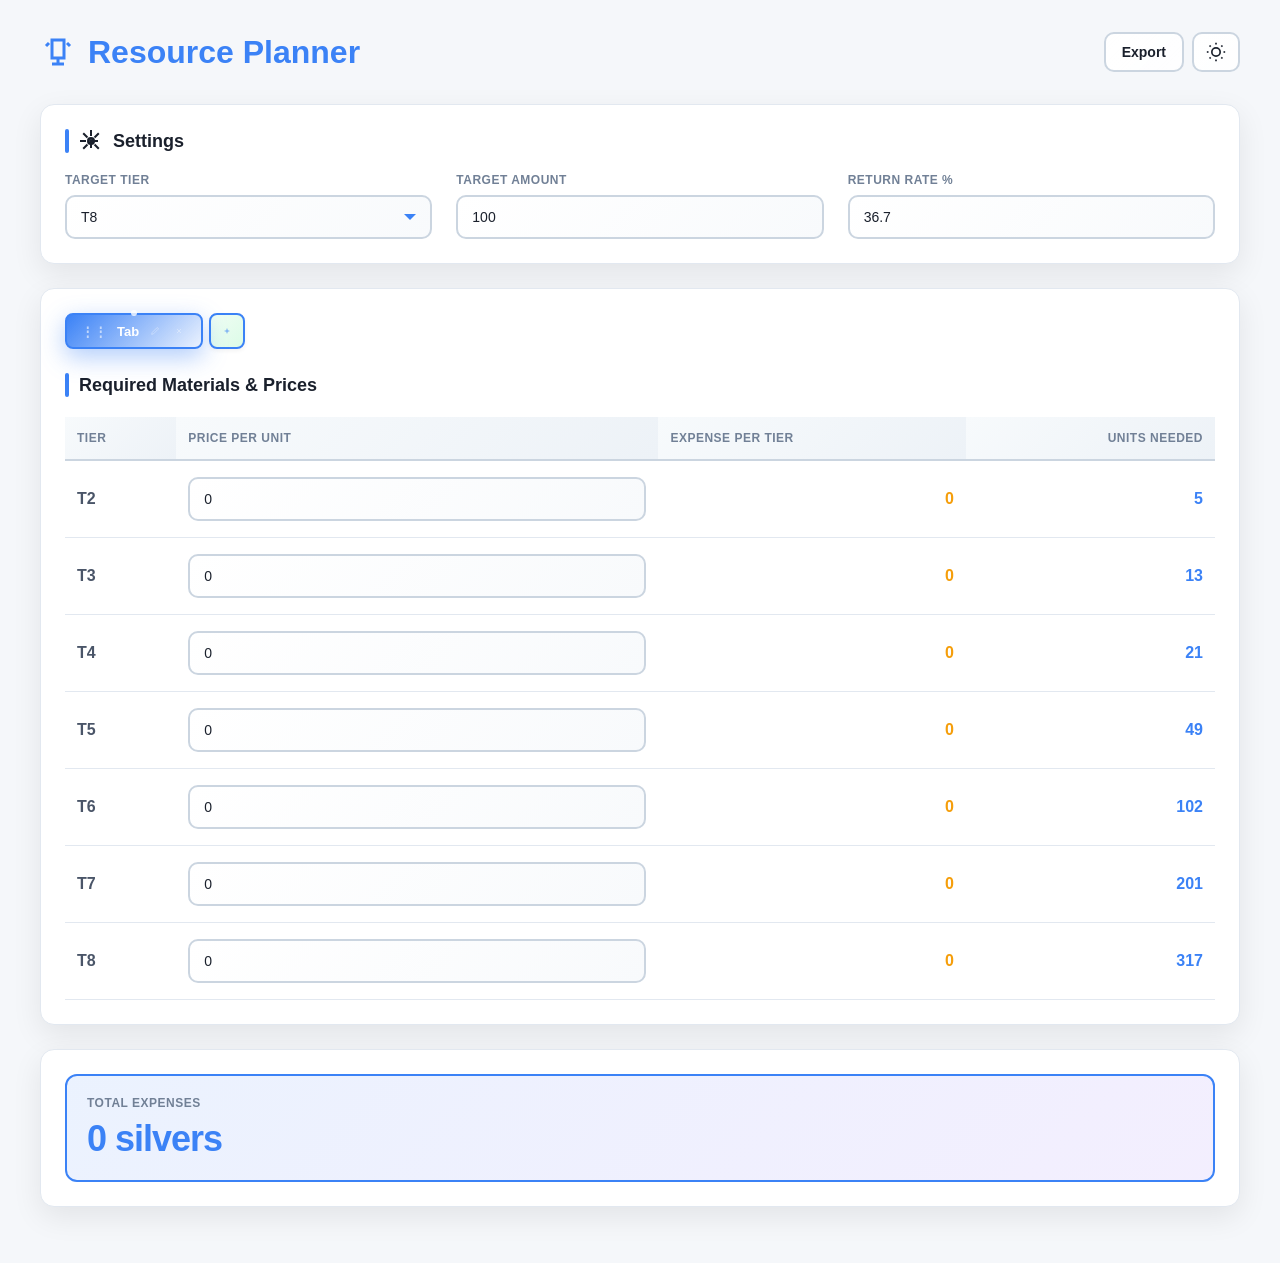
<file: index.html>
<!DOCTYPE html>
<html lang="en">
<head>
  <meta charset="utf-8" />
  <meta name="viewport" content="width=device-width,initial-scale=1" />
  <title>Resource Planner</title>
  <link rel="stylesheet" href="styles.css" />
</head>
<body>
  <div class="container">
    <div class="header">
      <h1 class="header__title">
        <div class="header__icon" aria-hidden="true">
          <svg viewBox="0 0 24 24" fill="none" stroke="currentColor" stroke-width="2">
            <path d="M8 4h8v12H8z"></path>
            <path d="M12 16v4"></path>
            <path d="M8 20h8"></path>
            <path d="M6 6l-2 2"></path>
            <path d="M18 6l2 2"></path>
          </svg>
        </div>
        Resource Planner
      </h1>

      <div class="header__menu">
        <div class="export-wrap">
          <button class="header__button" id="exportButton" title="Export formatted markdown to clipboard">
            <span class="btn-label">Export</span>
          </button>
          <div id="exportTooltip" role="status" aria-live="polite">Copied!</div>
        </div>

        <button class="theme-toggle" id="themeToggle" title="Toggle light/dark theme">
          <svg id="lightIcon" viewBox="0 0 24 24" fill="none" stroke="currentColor">
            <circle cx="12" cy="12" r="5"></circle>
            <line x1="12" y1="1" x2="12" y2="3"></line>
            <line x1="12" y1="21" x2="12" y2="23"></line>
            <line x1="4.22" y1="4.22" x2="5.64" y2="5.64"></line>
            <line x1="18.36" y1="18.36" x2="19.78" y2="19.78"></line>
            <line x1="1" y1="12" x2="3" y2="12"></line>
            <line x1="21" y1="12" x2="23" y2="12"></line>
            <line x1="4.22" y1="19.78" x2="5.64" y2="18.36"></line>
            <line x1="18.36" y1="5.64" x2="19.78" y2="4.22"></line>
          </svg>
          <svg id="darkIcon" viewBox="0 0 24 24" fill="currentColor">
            <path d="M21 12.79A9 9 0 1 1 11.21 3 7 7 0 0 0 21 12.79z"></path>
          </svg>
        </button>
      </div>
    </div>

    <div id="appContent"></div>
  </div>

  <div id="renameModal" class="modal">
    <div class="modal__content">
      <h3 class="modal__title">Rename Tab</h3>
      <input type="text" id="renameInput" class="modal__input" placeholder="Enter tab name" />
      <div class="modal__buttons">
        <button class="modal__button modal__button--confirm" id="confirmRename">Rename</button>
        <button class="modal__button modal__button--cancel" id="cancelRename">Cancel</button>
      </div>
    </div>
  </div>

  <script src="script.js"></script>
</body>
</html>
</file>
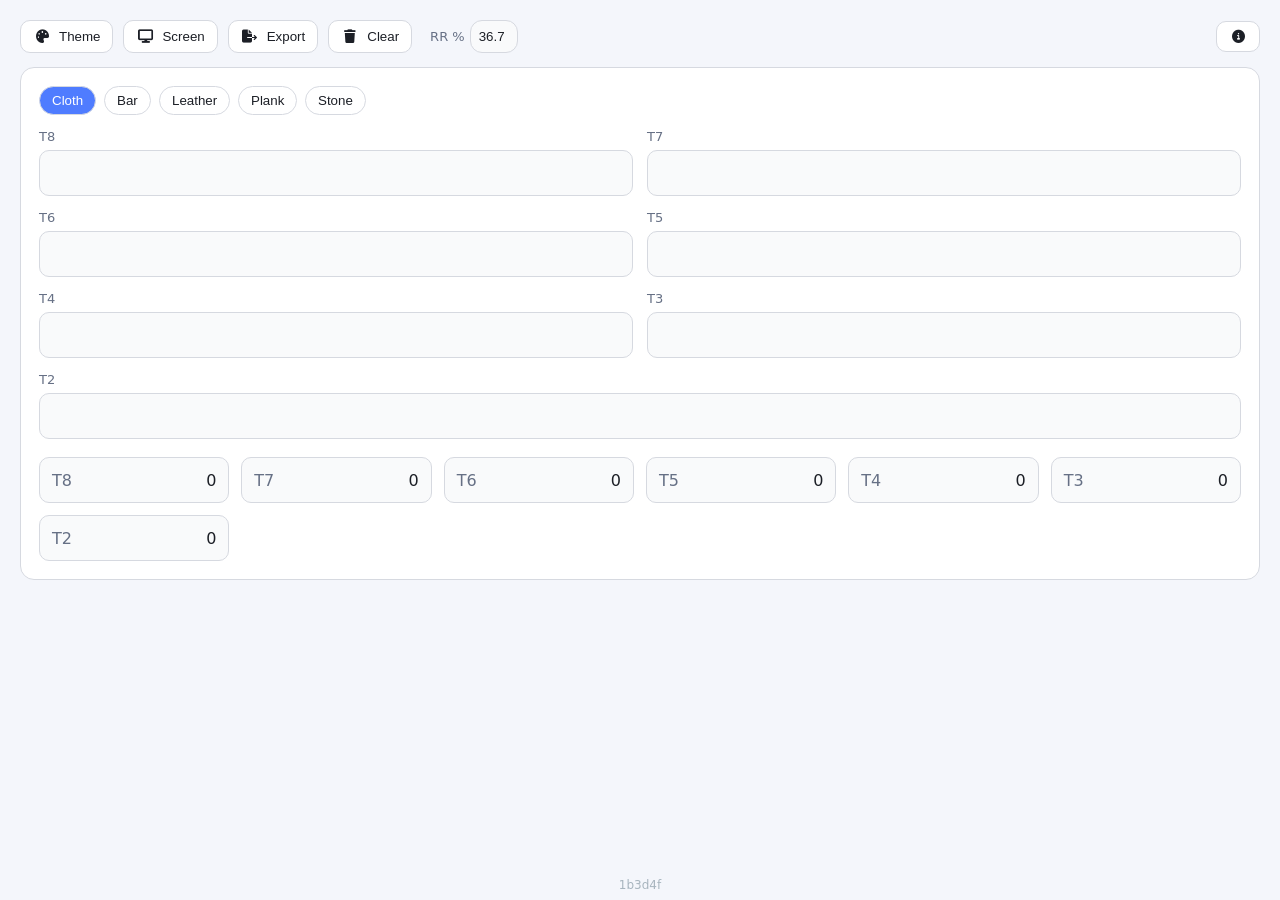
<file: albion refine cal.html>
<!DOCTYPE html><html lang="en"><head><meta charset="utf-8"><meta name="viewport" content="width=device-width,initial-scale=1"><title>Required Resource Calculator</title><link rel="stylesheet" href="https://cdnjs.cloudflare.com/ajax/libs/font-awesome/6.4.0/css/all.min.css"><style>body[data-theme=light-default]{--bg:#f4f6fb;--panel:#ffffff;--text:#1c1f26;--muted:#667085;--border:#d6d9e0;--input:#f9fafb;--accent:#4f7cff}body[data-theme=light-albion]{--bg:#f2efe8;--panel:#fffdf7;--text:#2b2416;--muted:#7b6a42;--border:#d8cfb6;--input:#faf7ef;--accent:#b38b3e}body[data-theme=light-contrast]{--bg:#ffffff;--panel:#f0f0f0;--text:#000000;--muted:#444444;--border:#888888;--input:#ffffff;--accent:#f28938}body[data-theme=dark-default]{--bg:#0b0e13;--panel:#1a1e26;--text:#ffffff;--muted:#9aa4bd;--border:#2a2f3a;--input:#121722;--accent:#7aa2ff}body[data-theme=dark-albion]{--bg:#120f0a;--panel:#1f1a12;--text:#f2e8d8;--muted:#b9a87a;--border:#3a2f1d;--input:#17130c;--accent:#d4b15a}body[data-theme=dark-midnight]{--bg:#05070d;--panel:#0d1220;--text:#e6ebff;--muted:#9aa4ff;--border:#1b2240;--input:#080c18;--accent:#5c7cff}:root{-webkit-font-smoothing:antialiased;-moz-osx-font-smoothing:grayscale}body{margin:0;font-family:system-ui,-apple-system,Segoe UI,Roboto;background:var(--bg);color:var(--text);transition:background .35s ease,color .35s ease}.app{max-width:1400px;margin:0 auto;padding:20px}header{display:flex;gap:10px;align-items:center;flex-wrap:wrap;margin-bottom:14px}header button{padding:8px 12px;border-radius:10px;border:1px solid var(--border);background:var(--panel);color:var(--text);cursor:pointer;transition:background .2s,color .2s,border-color .2s;display:inline-flex;align-items:center;gap:8px}.icon{width:18px;text-align:center;display:inline-block}.menu{position:relative}.menu-panel{position:absolute;top:44px;left:0;min-width:220px;background:var(--panel);border:1px solid var(--border);border-radius:12px;padding:10px;display:none;z-index:60;opacity:0;transform:scale(.96);transition:opacity .2s ease,transform .2s ease;box-shadow:0 10px 30px rgba(0,0,0,.12)}.menu.open .menu-panel{display:block;opacity:1;transform:scale(1)}.menu-panel .title{font-size:12px;color:var(--muted);margin:8px 0 6px}.menu-panel button{width:100%;text-align:left;padding:8px 10px;border-radius:8px;border:1px solid var(--border);background:0 0;margin-bottom:6px;cursor:pointer;transition:background .2s,color .2s,border-color .2s;display:flex;align-items:center;gap:8px}.menu-panel button.active{background:var(--accent);color:#fff;border-color:var(--accent)}.info{margin-left:auto;position:relative}.info .tooltip{position:absolute;right:0;top:36px;width:340px;background:var(--panel);border:1px solid var(--border);border-radius:12px;padding:12px;font-size:13px;line-height:1.45;opacity:0;pointer-events:none;transition:.2s}.info:hover .tooltip{opacity:1;pointer-events:auto}.panel{background:var(--panel);border:1px solid var(--border);border-radius:14px;padding:18px;margin-bottom:16px;transition:box-shadow .25s ease,border-color .25s ease,background .25s ease,transform .25s ease,opacity .25s ease}.panel .output .out{transition:all .35s ease}.chips{display:flex;gap:8px;flex-wrap:wrap;margin-bottom:14px;align-items:center}.chips button{padding:6px 12px;border-radius:999px;border:1px solid var(--border);background:0 0;color:var(--text);cursor:pointer;transition:background .18s,color .18s,border-color .18s,transform .18s cubic-bezier(.2,.9,.3,1),box-shadow .18s;will-change:transform,box-shadow}.chips button.active{background:var(--accent);color:#fff}.chips button[draggable=true]{cursor:grab}.chips button.dragging{opacity:.45;transform:scale(.98)}.chips button:focus{outline:2px solid rgba(0,0,0,.08);box-shadow:0 0 0 3px rgba(79,124,255,.08)}.chips button.swap-target{box-shadow:0 10px 30px rgba(79,124,255,.14);border-color:var(--accent);transform:scale(1.04)}.grid{display:grid;grid-template-columns:repeat(4,1fr);gap:14px;transition:grid-template-columns .35s ease,gap .3s ease}body.narrow .grid{grid-template-columns:repeat(2,1fr)}body.narrow .grid>.field:last-child{grid-column:span 2}.field{display:flex;flex-direction:column;gap:6px}.field label{font-size:13px;color:var(--muted)}.field input{height:44px;padding:0 12px;border-radius:10px;border:1px solid var(--border);background:var(--input);color:var(--text);font-size:16px;transition:background .25s,color .25s,border-color .25s}.output{margin-top:18px;display:grid;grid-template-columns:repeat(auto-fit,minmax(180px,1fr));gap:12px}.out{height:44px;display:flex;align-items:center;justify-content:space-between;padding:0 12px;border-radius:10px;border:1px solid var(--border);background:var(--input);font-variant-numeric:tabular-nums;transition:background .25s,border-color .25s}.out .tier{color:var(--muted);transition:color .25s}body.all .chips{display:none}body.stacked .grid{grid-template-columns:1fr!important}body.stacked .chips{justify-content:flex-start;flex-wrap:wrap}#chip-swap-overlay{position:fixed;left:0;top:0;width:100%;height:100%;pointer-events:none;z-index:9999}.container-fade-out .panel{opacity:0;transform:translateY(8px) scale(.995);transition:opacity 160ms ease,transform 160ms ease}input[type=number]::-webkit-inner-spin-button,input[type=number]::-webkit-outer-spin-button{-webkit-appearance:none;margin:0}input[type=number]{-moz-appearance:textfield}.credit-footer{position:fixed;bottom:8px;left:50%;transform:translateX(-50%);text-align:center;font-size:12px;z-index:1000}.credit-footer a{color:#1b3d4f;text-decoration:none;opacity:.35;transition:opacity .25s ease,transform .25s ease,color .25s ease}.credit-footer a:hover{opacity:1;transform:scale(1.1);color:#cf2b80}</style></head><body data-theme=""><div class="app"><header><div class="menu" id="themeMenu"><button onclick='toggleMenu("themeMenu")'><i class="fa-solid fa-palette icon" aria-hidden="true"></i>Theme</button><div class="menu-panel" id="themePanel"><div class="title">Light themes</div><button onclick='setTheme("light-default")'><i class="fa-solid fa-sun icon" aria-hidden="true"></i>Light</button><button onclick='setTheme("light-albion")'><i class="fa-solid fa-leaf icon" aria-hidden="true"></i>Warm</button><button onclick='setTheme("light-contrast")'><i class="fa-solid fa-circle-half-stroke icon" aria-hidden="true"></i>High Contrast</button><div class="title">Dark themes</div><button onclick='setTheme("dark-default")'><i class="fa-solid fa-moon icon" aria-hidden="true"></i>Dark</button><button onclick='setTheme("dark-albion")'><i class="fa-solid fa-droplet icon" aria-hidden="true"></i>Warm</button><button onclick='setTheme("dark-midnight")'><i class="fa-solid fa-star icon" aria-hidden="true"></i>Midnight</button></div></div><div class="menu" id="layoutMenu"><button onclick='toggleMenu("layoutMenu")'><i class="fa-solid fa-display icon" aria-hidden="true"></i>Screen</button><div class="menu-panel" id="layoutPanel"><div class="title">Layout</div><button id="btnPort" onclick='setOrientation("narrow")'><i class="fa-solid fa-desktop icon" aria-hidden="true"></i>Narrow</button><button id="btnStacked" onclick='setOrientation("stacked")'><i class="fa-solid fa-layer-group icon" aria-hidden="true"></i>Stacked</button><div class="title">View</div><button id="btnTabs" onclick='setView("tabs")'><i class="fa-solid fa-table-cells-large icon" aria-hidden="true"></i>Tabs</button><button id="btnAll" onclick='setView("all")'><i class="fa-solid fa-boxes-packing icon" aria-hidden="true"></i>All resources</button></div></div><div class="menu" id="exportMenu"><button onclick='toggleMenu("exportMenu")'><i class="fa-solid fa-file-export icon" aria-hidden="true"></i>Export</button><div class="menu-panel" id="exportPanel"><button onclick="doExport(!1)"><i class="fa-solid fa-file icon" aria-hidden="true"></i>Export current</button><button onclick="doExport(!0)"><i class="fa-solid fa-boxes-packing icon" aria-hidden="true"></i>Export all</button></div></div><button id="clearBtn" onclick="clearAll()"><i class="fa-solid fa-trash icon" aria-hidden="true"></i>Clear</button><div style="display:inline-flex;align-items:center;margin-left:8px"><label for="rrrInput" style="font-size:13px;color:var(--muted);margin-right:5px">RR %</label><input id="rrrInput" type="number" step="0.1" min="0" max="100" style="width:30px;padding:8px 8px;border-radius:12px;border:1px solid var(--border);background:var(--input);color:var(--text)"></div><div class="info"><button aria-haspopup="true" aria-expanded="false" onclick=""><i class="fa-solid fa-circle-info icon" aria-hidden="true"></i></button><div class="tooltip">• Drag resource tabs to reorder (Tabs mode).<br>• Enter / Tab → next resource tab (Tabs mode).<br>• CapsLock → previous resource tab.<br>• Arrow ↑/↓ navigate tiers inside same resource.<br></div></div></header><main id="container"></main></div><div id="chip-swap-overlay" aria-hidden="true"></div><script>const DEFAULT_MATS = ["Cloth","Bar","Leather","Plank","Stone"];
let materials = JSON.parse(localStorage.getItem("resourceOrder")) || [...DEFAULT_MATS];

const tiers = ["T8","T7","T6","T5","T4","T3","T2"];
const cost = {T8:5,T7:5,T6:4,T5:3,T4:2,T3:2,T2:1};
const down = {T8:"T7",T7:"T6",T6:"T5",T5:"T4",T4:"T3",T3:"T2"};

let active = localStorage.getItem("alb_tab") || materials[0];
let view = localStorage.getItem("alb_view") || "tabs";
let orientStored = localStorage.getItem("alb_orient") || "narrow";
let orient = orientStored === 'wide' ? 'narrow' : orientStored;
let theme = localStorage.getItem("alb_theme") || "light-default";

document.body.dataset.theme = theme;
const container = document.getElementById("container");
const overlay = document.getElementById("chip-swap-overlay");
const fmt = n => new Intl.NumberFormat().format(n);

const rrrInput = document.getElementById('rrrInput');
rrrInput.value = localStorage.getItem('globalRRR') || 36.7;

rrrInput.addEventListener('input', () => {
  localStorage.setItem('globalRRR', rrrInput.value);
  materials.forEach(mat => updateOutputs(mat));
});

rrrInput.addEventListener('blur', () => {
  let val = parseFloat(rrrInput.value);
  if (isNaN(val) || val < 0) val = 0;
  if (val > 100) val = 100;
  rrrInput.value = val;
  localStorage.setItem('globalRRR', val);
});

let pendingFocus = null;

function saveState(){
  localStorage.setItem("resourceOrder", JSON.stringify(materials));
  localStorage.setItem("alb_tab", active);
  localStorage.setItem("alb_view", view);
  localStorage.setItem("alb_orient", orient);
  localStorage.setItem("alb_theme", theme);
}

function easeOut(t){ return 1 - Math.pow(1 - t, 3); }
function animateNumber(el, start, end, duration=420){
  if(!el) return;
  const s = Number(start) || 0;
  const e = Number(end) || 0;
  const startTime = performance.now();
  function step(time){
    const progress = Math.min((time - startTime)/duration,1);
    const v = Math.round(s + (e - s) * easeOut(progress));
    el.textContent = fmt(v);
    if(progress<1) requestAnimationFrame(step);
  }
  requestAnimationFrame(step);
}

function focusFirstInput(mat){
  const el = document.querySelector(`.panel[data-m="${mat}"] .field input`);
  if(el){
    el.focus({preventScroll:false});
    try{ const len = el.value?.length || 0; el.setSelectionRange(len,len); }catch(_){}
  }
}

function animateLayout(fn){
  const before = {};
  document.querySelectorAll('.field').forEach(f=>{
    const m = f.dataset.m, t = f.dataset.t;
    if(m && t) before[`f_${m}_${t}`] = f.getBoundingClientRect();
  });
  document.querySelectorAll('.out').forEach(o=>{
    const m = o.dataset.m, t = o.dataset.t;
    if(m && t) before[`o_${m}_${t}`] = o.getBoundingClientRect();
  });

  fn();

  const preferVertical = (orient === 'narrow' || orient === 'stacked');

  requestAnimationFrame(()=>{
    const duration = 360;
    const easing = 'cubic-bezier(.22,.9,.35,1)';

    document.querySelectorAll('.field').forEach(f=>{
      const m = f.dataset.m, t = f.dataset.t;
      if(!m || !t) return;
      const key = `f_${m}_${t}`;
      const b = before[key];
      const a = f.getBoundingClientRect();
      if(b){
        let dx = b.left - a.left, dy = b.top - a.top;
        if(preferVertical) dx = 0;
        if(dx===0 && dy===0) return;
        f.style.transition = 'none';
        f.style.transform = `translate(${dx}px, ${dy}px)`;
        f.style.willChange = 'transform';
        void f.offsetWidth;
        f.style.transition = `transform ${duration}ms ${easing}, opacity ${duration}ms ease`;
        f.style.transform = 'translate(0, 0)';
        f.style.opacity = '1';
        const cleanup = ()=>{ f.style.transition=''; f.style.transform=''; f.style.willChange=''; f.removeEventListener('transitionend', cleanup); };
        f.addEventListener('transitionend', cleanup);
        setTimeout(cleanup, duration + 80);
      } else {
        if(preferVertical){
          f.style.opacity='0';
          f.style.transform='translateY(-10px)';
          f.style.transition = `opacity ${duration}ms ease, transform ${duration}ms ${easing}`;
          requestAnimationFrame(()=>{ f.style.opacity='1'; f.style.transform='translateY(0)'; });
          setTimeout(()=>{ f.style.transition=''; f.style.transform=''; }, duration+60);
        } else {
          f.style.opacity='0';
          f.style.transform='scale(.98)';
          f.style.transition = `opacity ${duration}ms ease, transform ${duration}ms ${easing}`;
          requestAnimationFrame(()=>{ f.style.opacity='1'; f.style.transform='scale(1)'; });
          setTimeout(()=>{ f.style.transition=''; f.style.transform=''; }, duration+60);
        }
      }
    });

    document.querySelectorAll('.out').forEach(o=>{
      const m = o.dataset.m, t = o.dataset.t;
      if(!m || !t) return;
      const key = `o_${m}_${t}`;
      const b = before[key];
      const a = o.getBoundingClientRect();
      if(b){
        let dx = b.left - a.left, dy = b.top - a.top;
        if(preferVertical) dx = 0;
        if(dx===0 && dy===0) return;
        o.style.transition = 'none';
        o.style.transform = `translate(${dx}px, ${dy}px)`;
        o.style.willChange = 'transform';
        void o.offsetWidth;
        o.style.transition = `transform ${duration}ms ${easing}, opacity ${duration}ms ease`;
        o.style.transform = 'translate(0, 0)';
        o.style.opacity = '1';
        const cleanup = ()=>{ o.style.transition=''; o.style.transform=''; o.style.willChange=''; o.removeEventListener('transitionend', cleanup); };
        o.addEventListener('transitionend', cleanup);
        setTimeout(cleanup, duration + 80);
      } else {
        if(preferVertical){
          o.style.opacity='0';
          o.style.transform='translateY(-8px)';
          o.style.transition = `opacity ${duration}ms ease, transform ${duration}ms ${easing}`;
          requestAnimationFrame(()=>{ o.style.opacity='1'; o.style.transform='translateY(0)'; });
          setTimeout(()=>{ o.style.transition=''; o.style.transform=''; }, duration+60);
        } else {
          o.style.opacity='0';
          o.style.transform='scale(.98)';
          o.style.transition = `opacity ${duration}ms ease, transform ${duration}ms ${easing}`;
          requestAnimationFrame(()=>{ o.style.opacity='1'; o.style.transform='scale(1)'; });
          setTimeout(()=>{ o.style.transition=''; o.style.transform=''; }, duration+60);
        }
      }
    });

    if(pendingFocus){
      focusFirstInput(pendingFocus.mat);
      pendingFocus = null;
    }
  });
}

function animateSwap(fromIdx, toIdx){
  const before = {};
  document.querySelectorAll('.chips button').forEach(b=>{ const id=b.dataset.matButton; if(id) before[id]=b.getBoundingClientRect(); });
  const tmp = materials[fromIdx]; materials[fromIdx]=materials[toIdx]; materials[toIdx]=tmp;
  saveState(); render();
  requestAnimationFrame(()=>{
    const duration = 320; const easing = 'cubic-bezier(.22,.9,.35,1)';
    Object.keys(before).forEach(id=>{
      const b = before[id];
      const btn = document.querySelector(`.chips button[data-mat-button="${id}"]`);
      if(!btn) return;
      const a = btn.getBoundingClientRect();
      const dx = b.left - a.left, dy = b.top - a.top;
      if(dx===0 && dy===0) return;
      btn.style.transition='none'; btn.style.transform = `translate(${dx}px, ${dy}px)`; btn.style.willChange='transform';
      void btn.offsetWidth;
      btn.style.transition = `transform ${duration}ms ${easing}`; btn.style.transform='translate(0,0)';
      const cleanup = ()=>{ btn.style.transition=''; btn.style.transform=''; btn.style.willChange=''; btn.removeEventListener('transitionend', cleanup); };
      btn.addEventListener('transitionend', cleanup);
      setTimeout(cleanup, duration + 80);
    });
  });
}
// KOD NA HEE I DRAGGING SON TEEN
let draggingId = null;

function createChips(list, activeMat, callback){
  const chips = document.createElement('div'); chips.className='chips';
  let swapTarget = null;
  const clear = ()=>{ if(swapTarget) swapTarget.classList.remove('swap-target'); swapTarget=null; };

  list.forEach(m=>{
    const btn=document.createElement('button');
    btn.type='button'; btn.textContent=m; btn.dataset.matButton=m; btn.draggable=(view==='tabs');
    btn.setAttribute('role','button'); btn.setAttribute('aria-grabbed','false'); btn.tabIndex=0;
    if(m===activeMat) btn.classList.add('active');

    btn.addEventListener('click', ()=> callback({type:'activate', mat:m}));
    btn.addEventListener('keydown', (e)=> {
      if((e.ctrlKey||e.metaKey) && (e.key==='ArrowLeft'||e.key==='ArrowRight')){
        e.preventDefault();
        const i = list.indexOf(m);
        const j = Math.max(0, Math.min(list.length-1, i + (e.key==='ArrowLeft' ? -1 : 1)));
        if(i!==j) callback({type:'reorder', from:i, to:j});
      }
    });

    btn.addEventListener('dragstart', ev=>{
      if(!btn.draggable){ ev.preventDefault(); return; }
      draggingId = m; btn.classList.add('dragging'); btn.setAttribute('aria-grabbed','true');
      try{ ev.dataTransfer.setData('text/plain', m); }catch(_){}
      ev.dataTransfer.effectAllowed='move';
    });
    btn.addEventListener('dragend', ()=>{ draggingId=null; btn.classList.remove('dragging'); btn.setAttribute('aria-grabbed','false'); clear(); });

    chips.appendChild(btn);
  });

  chips.addEventListener('dragover', ev=>{
    ev.preventDefault(); if(!draggingId) return;
    const buttons = Array.from(chips.querySelectorAll('button')); if(buttons.length===0){ clear(); return; }
    const px = ev.clientX, py = ev.clientY;
    const sameRow = buttons.filter(b=>{ const r=b.getBoundingClientRect(); return Math.abs(py - (r.top + r.height/2)) < r.height*0.6; });
    let candidate = null;
    if(sameRow.length){
      let best=null, bd=Infinity;
      sameRow.forEach(b=>{ const r=b.getBoundingClientRect(); const cx=r.left+r.width/2; const d=Math.abs(px-cx); if(d<bd){bd=d;best=b;} });
      candidate = best;
    } else {
      let best=null, bd=Infinity;
      buttons.forEach(b=>{ const r=b.getBoundingClientRect(); const cx=r.left+r.width/2; const d=Math.abs(px-cx); if(d<bd){bd=d;best=b;} });
      candidate = best;
    }
    if(!candidate){ clear(); return; }
    clear();
    if(candidate.dataset.matButton !== draggingId){ swapTarget = candidate; swapTarget.classList.add('swap-target'); } else swapTarget=null;
  });

  chips.addEventListener('dragleave', ev=>{ if(!chips.contains(ev.relatedTarget)) clear(); });

  chips.addEventListener('drop', ev=>{
    ev.preventDefault(); if(!draggingId) return;
    const from = list.indexOf(draggingId); if(from===-1){ clear(); draggingId=null; return; }
    if(!swapTarget){ clear(); draggingId=null; return; }
    const swapVal = swapTarget.dataset.matButton; const to = list.indexOf(swapVal);
    if(to===-1 || to===from){ clear(); draggingId=null; return; }
    callback({type:'reorder', from, to});
    clear();
  });

  return chips;
}

function render(){
  container.innerHTML='';
  materials.forEach(mat=>{
    if(view==='tabs' && mat!==active) return;
    const panel=document.createElement('section'); panel.className='panel'; panel.dataset.m=mat;
    const chips=createChips(materials, active, ev=>{
      if(ev.type==='activate'){ active = ev.mat; saveState(); render(); focusFirstInput(active); }
      else if(ev.type==='reorder'){ animateSwap(ev.from, ev.to); }
    });

    const grid=document.createElement('div'); grid.className='grid';
    tiers.forEach(t=>{
      const field=document.createElement('div'); field.className='field'; field.dataset.m=mat; field.dataset.t=t;
      const label=document.createElement('label'); label.textContent=t;
      const input=document.createElement('input'); input.value = localStorage.getItem(`${mat}_${t}`) || ''; input.dataset.m=mat; input.dataset.t=t;
      input.addEventListener('input', ()=>{ localStorage.setItem(`${mat}_${t}`, input.value); updateOutputs(mat); });
      input.addEventListener('keydown', e=>{
        if(view!=='tabs') return;
        if(e.key==='Enter' || e.key==='Tab'){
          e.preventDefault();
          const idx=materials.indexOf(active);
          const next = materials[(idx+1)%materials.length];
          active = next;
          pendingFocus = { mat: next };
          saveState();
          render();
          return;
        } else if(e.key==='CapsLock' || (e.shiftKey && e.key==='Tab')){
          e.preventDefault();
          const idx=materials.indexOf(active);
          const prev = materials[(idx-1+materials.length)%materials.length];
          active = prev;
          pendingFocus = { mat: prev };
          saveState();
          render();
          return;
        } else if(e.key==='ArrowDown'){ e.preventDefault(); field.nextElementSibling?.querySelector('input')?.focus(); }
        else if(e.key==='ArrowUp'){ e.preventDefault(); field.previousElementSibling?.querySelector('input')?.focus(); }
      });
      field.append(label, input); grid.appendChild(field);
    });

    const out=document.createElement('div'); out.className='output';
    updateOutputs(mat, out);

    panel.append(chips, grid, out); container.append(panel);
  });

  document.body.classList.toggle('narrow', orient==='narrow');
  document.body.classList.toggle('stacked', orient==='stacked');
  document.body.classList.toggle('all', view==='all');
  document.body.dataset.theme = theme;

  const setActive=(id,cond)=>{ const el=document.getElementById(id); if(el) el.classList.toggle('active', cond); };
  setActive('btnPort', orient==='narrow'); setActive('btnStacked', orient==='stacked'); setActive('btnTabs', view==='tabs'); setActive('btnAll', view==='all');

  if(pendingFocus){
    focusFirstInput(pendingFocus.mat);
    pendingFocus = null;
  }
}

function updateOutputs(mat, containerEl=null){
  const outEl = containerEl || document.querySelector(`.panel[data-m="${mat}"] .output`);
  if(!outEl) return;
  const need = Object.fromEntries(tiers.map(t=>[t,0]));
  const out = Object.fromEntries(tiers.map(t=>[t,0]));
  tiers.forEach(t=> need[t] = Number(localStorage.getItem(`${mat}_${t}`) || 0));
const rrr = Number(localStorage.getItem('globalRRR') || 36.7) / 100;

for (const t of tiers) {
  if (need[t] > 0) {
    const effective = need[t] * (1 - rrr);
    out[t] += Math.round(effective * cost[t]);
    if (down[t]) need[down[t]] += effective;
  }
}


  outEl.innerHTML = tiers.map(t=>`<div class="out" data-m="${mat}" data-t="${t}"><span class="tier">${t}</span><span>0</span></div>`).join('');
  tiers.forEach((t,i)=>{
    const child = outEl.children[i];
    const span = child?.querySelector('span:last-child');
    const current = Number(span?.textContent.replace(/,/g,'') || 0);
    animateNumber(span, current, out[t]);
  });
}

function animateTheme(fn){
  const D = 360;
  container.style.transition = `opacity ${D/2}ms ease`;
  container.style.opacity = '0.15';
  setTimeout(()=>{ fn(); container.style.opacity='1'; setTimeout(()=>{ container.style.transition=''; }, D); }, D/2);
}

function setTheme(t){ animateTheme(()=>{ theme = t; saveState(); render(); }); }
function setOrientation(o){ animateLayout(()=>{ orient = o; saveState(); render(); }); }
function setView(v){ animateLayout(()=>{ view = v; saveState(); render(); }); }
function toggleMenu(id){ document.getElementById(id)?.classList.toggle('open'); }

function clearAll(){ Object.keys(localStorage).forEach(k=>{ if(/^[^_]+_T[2-8]$/.test(k)) localStorage.removeItem(k); }); render(); }

function doExport(all){
  const list = all ? materials : [active]; let txt = '';
  list.forEach(m=>{ txt += `== ${m} ==\n`; const need=Object.fromEntries(tiers.map(t=>[t,0])); const out=Object.fromEntries(tiers.map(t=>[t,0])); tiers.forEach(t=>need[t]=Number(localStorage.getItem(`${m}_${t}`)||0)); tiers.forEach(t=>{ if(need[t]){ out[t]+=need[t]*cost[t]; if(down[t]) need[down[t]]+=need[t]; } }); tiers.forEach(t=>txt+=`${t}  ${fmt(out[t])}\n`); txt+="\n"; });
  navigator.clipboard.writeText(txt).catch(()=>{});
  document.getElementById('exportMenu')?.classList.remove('open');
}

document.addEventListener('click', e=>{ document.querySelectorAll('.menu').forEach(menu=>{ if(!menu.contains(e.target)) menu.classList.remove('open'); }); });
document.addEventListener('keydown', e=>{ if(e.ctrlKey && e.key==='Backspace'){ e.preventDefault(); clearAll(); } });


(function init(){ render(); })();</script><footer class="credit-footer"><a href="https://www.youtube.com/@xynces.L" target="_blank">1b3d4f</a></footer></body></html>
</file>
<file: styles.css>
/* ========== CSS Variables ========== */
:root {
  --bg: #f5f7fa;
  --card: #ffffff;
  --text: #1a202c;
  --text-secondary: #4a5568;
  --muted: #718096;
  --accent: #3b82f6;
  --accent-light: #dbeafe;
  --success: #10b981;
  --warning: #f59e0b;
}

html[data-theme="dark-1"] {
  --bg: #0f0f1a;
  --card: #1a1a2e;
  --text: #e0e0e0;
  --text-secondary: #b0b0b0;
  --muted: #808080;
  --accent: #8b5cf6;
  --accent-light: #6d28d9;
}

/* ========== Base Styles ========== */
* {
  box-sizing: border-box;
}

body {
  margin: 0;
  font-family: 'Segoe UI', Roboto, 'Helvetica Neue', Arial, sans-serif;
  background: linear-gradient(135deg, var(--bg) 0%, var(--bg) 100%);
  color: var(--text);
  padding: 32px 16px;
  min-height: 100vh;
}

.container {
  max-width: 1200px;
  margin: 0 auto;
  width: 100%;
}

/* ========== Header ========== */
.header {
  margin-bottom: 32px;
  display: flex;
  justify-content: flex-start;
  align-items: center;
  flex-wrap: wrap;
  gap: 16px;
}

.header__title {
  margin: 0;
  font-size: 32px;
  font-weight: 700;
  color: var(--accent);
  display: flex;
  align-items: center;
  gap: 12px;
  flex: 0 0 auto;
}

.header__icon {
  width: 36px;
  height: 36px;
  display: flex;
  align-items: center;
  justify-content: center;
}

.header__menu {
  position: relative;
  display: flex;
  align-items: center;
  gap: 8px;
  margin-left: auto;
}

.header__button {
  padding: 10px 16px;
  background: linear-gradient(135deg, var(--card) 0%, rgba(255, 255, 255, 0.9) 100%);
  border: 2px solid #cbd5e0;
  border-radius: 10px;
  cursor: pointer;
  font-size: 14px;
  font-weight: 600;
  color: var(--text);
  display: flex;
  align-items: center;
  gap: 8px;
  height: 40px;
  transition: all 0.2s ease;
}

html[data-theme*="dark"] .header__button {
  background: linear-gradient(135deg, var(--card) 0%, rgba(0, 0, 0, 0.3) 100%);
  border-color: var(--accent);
}

.header__button:hover {
  border-color: var(--accent);
  box-shadow: 0 4px 12px rgba(59, 130, 246, 0.2);
}

/* ========== Export Tooltip ========== */
.export-wrap {
  position: relative;
  display: inline-block;
}

#exportTooltip {
  position: absolute;
  top: -34px;
  left: 50%;
  transform: translateX(-50%) translateY(0);
  background: var(--card);
  color: var(--text);
  border-radius: 6px;
  padding: 6px 8px;
  font-size: 12px;
  box-shadow: 0 8px 20px rgba(0, 0, 0, 0.15);
  opacity: 0;
  pointer-events: none;
  transition: opacity 0.18s, transform 0.18s;
  white-space: nowrap;
  border: 1px solid rgba(0, 0, 0, 0.06);
  z-index: 1200;
}

#exportTooltip.show {
  opacity: 1;
  transform: translateX(-50%) translateY(-6px);
}

html[data-theme*="dark"] #exportTooltip {
  border-color: rgba(255, 255, 255, 0.06);
  box-shadow: 0 8px 20px rgba(0, 0, 0, 0.6);
}

/* ========== Theme Toggle ========== */
.theme-toggle {
  width: 48px;
  height: 40px;
  background: linear-gradient(135deg, var(--card) 0%, rgba(255, 255, 255, 0.9) 100%);
  border: 2px solid #cbd5e0;
  border-radius: 10px;
  cursor: pointer;
  position: relative;
  display: flex;
  align-items: center;
  justify-content: center;
  transition: all 0.3s cubic-bezier(0.34, 1.56, 0.64, 1);
  padding: 0;
  color: var(--text);
}

html[data-theme*="dark"] .theme-toggle {
  background: linear-gradient(135deg, var(--card) 0%, rgba(0, 0, 0, 0.3) 100%);
  border-color: var(--accent);
  color: #ffffff;
}

.theme-toggle:hover {
  border-color: var(--accent);
  box-shadow: 0 4px 12px rgba(59, 130, 246, 0.2);
}

.theme-toggle svg {
  width: 20px;
  height: 20px;
  stroke-width: 2;
  transition: transform 0.3s cubic-bezier(0.34, 1.56, 0.64, 1), opacity 0.3s ease;
  position: absolute;
  stroke: currentColor;
  fill: none;
}

.theme-toggle svg#lightIcon {
  opacity: 1;
  transform: rotate(0deg) scale(1);
}

.theme-toggle svg#darkIcon {
  opacity: 0;
  transform: rotate(-180deg) scale(0.5);
  fill: currentColor;
}

html[data-theme*="dark"] .theme-toggle svg#lightIcon {
  opacity: 0;
  transform: rotate(180deg) scale(0.5);
}

html[data-theme*="dark"] .theme-toggle svg#darkIcon {
  opacity: 1;
  transform: rotate(0deg) scale(1);
}

/* ========== Empty State ========== */
.empty-state {
  display: flex;
  flex-direction: column;
  align-items: center;
  justify-content: center;
  min-height: 400px;
  text-align: center;
  max-width: 720px;
  margin: 0 auto;
}

.empty-state__icon {
  width: 64px;
  height: 64px;
  display: flex;
  align-items: center;
  justify-content: center;
  margin-bottom: 16px;
  opacity: 0.5;
}

.empty-state__title {
  font-size: 24px;
  font-weight: 700;
  color: var(--text);
  margin-bottom: 8px;
}

.empty-state__text {
  font-size: 16px;
  color: var(--muted);
  margin-bottom: 24px;
  max-width: 400px;
}

.empty-state__button {
  padding: 10px 18px;
  background: linear-gradient(135deg, #ffffff 0%, #f8fafc 100%);
  color: var(--text);
  border: 2px solid #cbd5e0;
  border-radius: 12px;
  font-size: 14px;
  font-weight: 700;
  cursor: pointer;
  display: inline-flex;
  align-items: center;
  gap: 10px;
  box-shadow: 0 6px 18px rgba(59, 130, 246, 0.08);
  transition: transform 0.12s ease, box-shadow 0.12s ease;
}

.empty-state__button svg {
  width: 18px;
  height: 18px;
  flex-shrink: 0;
}

.empty-state__button:hover {
  transform: translateY(-2px);
  border-color: var(--accent);
  box-shadow: 0 10px 28px rgba(59, 130, 246, 0.12);
}

html[data-theme*="dark"] .empty-state__button {
  background: linear-gradient(135deg, rgba(255, 255, 255, 0.03) 0%, rgba(255, 255, 255, 0.02) 100%);
  border-color: rgba(255, 255, 255, 0.06);
  color: var(--text);
}

/* ========== Tabs ========== */
.tabs-wrapper {
  display: flex;
  gap: 6px;
  margin-bottom: 24px;
  flex-wrap: wrap;
  align-items: center;
}

.tab {
  padding: 8px 14px;
  background: linear-gradient(135deg, #ffffff 0%, #f8fafc 100%);
  border: 2px solid #cbd5e0;
  cursor: grab;
  display: flex;
  align-items: center;
  gap: 8px;
  border-radius: 8px;
  font-size: 13px;
  font-weight: 600;
  color: #2d3748;
  height: 36px;
  box-shadow: 0 2px 4px rgba(0, 0, 0, 0.05);
  user-select: none;
  position: relative;
  transition: all 0.2s ease;
}

html[data-theme*="dark"] .tab {
  background: linear-gradient(135deg, var(--card) 0%, rgba(255, 255, 255, 0.05) 100%);
  border-color: var(--accent);
  color: var(--text);
}

.tab.dragging {
  opacity: 0.5;
  cursor: grabbing;
}

.tab.drag-over {
  border: 2px dashed var(--accent);
  background: rgba(59, 130, 246, 0.1);
}

.tab:hover:not(.active) {
  background: linear-gradient(135deg, #ffffff 0%, #f0f4f8 100%);
  border-color: var(--accent);
  color: var(--accent);
}

html[data-theme*="dark"] .tab:hover:not(.active) {
  background: rgba(255, 255, 255, 0.1);
  border-color: var(--accent);
  color: var(--accent);
}

.tab.active {
  background: linear-gradient(135deg, var(--accent) 0%, var(--accent-light) 100%);
  border-color: var(--accent);
  color: white;
  box-shadow: 0 8px 24px rgba(59, 130, 246, 0.4);
  font-weight: 700;
}

.tab.active::before {
  content: '';
  position: absolute;
  top: -5px;
  left: 50%;
  transform: translateX(-50%);
  width: 6px;
  height: 6px;
  background: white;
  border-radius: 50%;
  opacity: 0.8;
}

.tab__handle {
  opacity: 0.6;
  margin-right: 2px;
}

.tab__button {
  background: none;
  border: none;
  color: inherit;
  cursor: pointer;
  padding: 2px 4px;
  margin: 0;
  display: flex;
  align-items: center;
  opacity: 0.5;
  line-height: 1;
  width: 16px;
  height: 16px;
  transition: opacity 0.2s ease;
}

.tab__button:hover {
  opacity: 1;
}

.tab__add {
  padding: 8px 12px;
  background: linear-gradient(135deg, #f0fdf4 0%, #dcfce7 100%);
  border: 2px solid var(--accent);
  cursor: pointer;
  display: flex;
  align-items: center;
  justify-content: center;
  border-radius: 8px;
  color: var(--accent);
  width: 36px;
  height: 36px;
  box-shadow: 0 2px 4px rgba(0, 0, 0, 0.05);
  font-weight: 700;
  flex-shrink: 0;
  transition: all 0.2s ease;
}

html[data-theme*="dark"] .tab__add {
  background: linear-gradient(135deg, rgba(139, 92, 246, 0.2) 0%, rgba(139, 92, 246, 0.1) 100%);
  border-color: var(--accent);
}

.tab__add:hover {
  background: linear-gradient(135deg, var(--accent) 0%, var(--accent-light) 100%);
  color: white;
  box-shadow: 0 8px 16px rgba(59, 130, 246, 0.3);
}

/* ========== Modal ========== */
.modal {
  display: none;
  position: fixed;
  top: 0;
  left: 0;
  right: 0;
  bottom: 0;
  background: rgba(0, 0, 0, 0.5);
  z-index: 1000;
  align-items: center;
  justify-content: center;
}

.modal.active {
  display: flex;
}

.modal__content {
  background: var(--card);
  padding: 24px;
  border-radius: 12px;
  box-shadow: 0 20px 60px rgba(0, 0, 0, 0.3);
  min-width: 300px;
}

.modal__title {
  font-size: 18px;
  font-weight: 700;
  margin: 0 0 16px 0;
  color: var(--text);
}

.modal__input {
  width: 100%;
  padding: 12px 14px;
  border-radius: 10px;
  border: 2px solid #cbd5e0;
  background: #f7fafc;
  color: var(--text);
  font-size: 14px;
  font-weight: 500;
  margin-bottom: 16px;
  transition: all 0.2s ease;
}

html[data-theme*="dark"] .modal__input {
  border-color: var(--accent);
  background: rgba(255, 255, 255, 0.1);
}

.modal__input:focus {
  outline: none;
  border-color: var(--accent);
  box-shadow: 0 0 0 4px rgba(139, 92, 246, 0.2);
}

.modal__buttons {
  display: flex;
  gap: 12px;
}

.modal__button {
  flex: 1;
  padding: 10px;
  border-radius: 8px;
  border: none;
  font-size: 14px;
  font-weight: 600;
  cursor: pointer;
  transition: all 0.2s ease;
}

.modal__button--confirm {
  background: linear-gradient(135deg, var(--accent) 0%, var(--accent-light) 100%);
  color: white;
}

.modal__button--cancel {
  background: linear-gradient(135deg, #e2e8f0 0%, #cbd5e0 100%);
  color: var(--text);
}

/* ========== Card ========== */
.card {
  background: var(--card);
  padding: 24px;
  border-radius: 14px;
  margin-bottom: 24px;
  box-shadow: 0 10px 30px rgba(0, 0, 0, 0.08);
  border: 1px solid #e2e8f0;
}

html[data-theme*="dark"] .card {
  border-color: rgba(255, 255, 255, 0.1);
}

.card__title {
  margin: 0 0 20px 0;
  font-size: 18px;
  font-weight: 700;
  color: var(--text);
  display: flex;
  align-items: center;
  gap: 10px;
}

.card__title svg {
  width: 24px;
  height: 24px;
}

.card__title::before {
  content: '';
  width: 4px;
  height: 24px;
  background: var(--accent);
  border-radius: 2px;
}

/* ========== Form ========== */
.form-row {
  display: flex;
  gap: 24px;
  flex-wrap: wrap;
}

.form-field {
  display: flex;
  flex-direction: column;
  gap: 8px;
  flex: 1;
  min-width: 160px;
}

.form-label {
  font-size: 12px;
  color: var(--muted);
  font-weight: 600;
  text-transform: uppercase;
  letter-spacing: 0.5px;
}

.form-input {
  padding: 12px 14px;
  border-radius: 10px;
  border: 2px solid #cbd5e0;
  background: linear-gradient(135deg, #ffffff 0%, #f8fafc 100%);
  color: var(--text);
  font-size: 14px;
  font-weight: 500;
  transition: all 0.2s ease;
}

html[data-theme*="dark"] .form-input {
  border-color: var(--accent);
  background: rgba(255, 255, 255, 0.05);
}

.form-input::placeholder {
  color: var(--muted);
}

.form-input:focus {
  outline: none;
  border-color: var(--accent);
  box-shadow: 0 0 0 4px rgba(139, 92, 246, 0.2);
}

/* ========== Select ========== */
.select {
  position: relative;
  display: inline-block;
  width: 100%;
}

.select__button {
  padding: 12px 14px;
  border-radius: 10px;
  border: 2px solid #cbd5e0;
  background: linear-gradient(135deg, #ffffff 0%, #f8fafc 100%);
  color: var(--text);
  font-size: 14px;
  font-weight: 500;
  cursor: pointer;
  display: flex;
  justify-content: space-between;
  align-items: center;
  width: 100%;
  transition: all 0.2s ease;
}

html[data-theme*="dark"] .select__button {
  border-color: var(--accent);
  background: rgba(255, 255, 255, 0.05);
}

.select__button::after {
  content: '';
  width: 0;
  height: 0;
  border-left: 6px solid transparent;
  border-right: 6px solid transparent;
  border-top: 6px solid var(--accent);
}

.select__menu {
  display: none;
  position: absolute;
  top: 100%;
  left: 0;
  right: 0;
  background: var(--card);
  border: 2px solid #cbd5e0;
  border-top: none;
  border-radius: 0 0 10px 10px;
  z-index: 10;
  max-height: 200px;
  overflow-y: auto;
  box-shadow: 0 8px 16px rgba(0, 0, 0, 0.1);
}

.select.active .select__menu {
  display: block;
}

.select__option {
  padding: 12px 14px;
  cursor: pointer;
  color: var(--text);
  font-size: 14px;
  font-weight: 500;
  border-bottom: 1px solid #e2e8f0;
  transition: all 0.2s ease;
}

html[data-theme*="dark"] .select__option {
  border-color: rgba(255, 255, 255, 0.1);
}

.select__option:last-child {
  border-bottom: none;
}

.select__option:hover {
  background: rgba(59, 130, 246, 0.1);
  color: var(--accent);
}

.select__option.selected {
  background: linear-gradient(135deg, var(--accent) 0%, var(--accent-light) 100%);
  color: white;
  font-weight: 600;
}

/* ========== Table ========== */
table {
  width: 100%;
  border-collapse: collapse;
}

th {
  background: linear-gradient(135deg, #f7fafc 0%, #edf2f7 100%);
  padding: 14px 12px;
  text-align: left;
  font-weight: 700;
  font-size: 12px;
  color: var(--muted);
  text-transform: uppercase;
  letter-spacing: 0.5px;
  border-bottom: 2px solid #cbd5e0;
}

html[data-theme*="dark"] th {
  background: rgba(255, 255, 255, 0.05);
  border-color: var(--accent);
}

td {
  padding: 16px 12px;
  border-bottom: 1px solid #e2e8f0;
  color: var(--text-secondary);
  font-weight: 500;
}

html[data-theme*="dark"] td {
  border-color: rgba(255, 255, 255, 0.1);
}

tr:hover {
  background: linear-gradient(90deg, rgba(59, 130, 246, 0.05) 0%, transparent 100%);
}

html[data-theme*="dark"] tr:hover {
  background: rgba(255, 255, 255, 0.05);
}

.table__value {
  text-align: right;
  font-weight: 700;
  color: var(--accent);
}

.table__expense {
  text-align: right;
  font-weight: 600;
  color: var(--warning);
}

/* ========== Expense Section ========== */
.expense-section {
  padding: 20px;
  background: linear-gradient(135deg, var(--accent-light) 0%, rgba(139, 92, 246, 0.1) 100%);
  border-radius: 12px;
  border: 2px solid var(--accent);
}

html[data-theme*="dark"] .expense-section {
  background: linear-gradient(135deg, rgba(139, 92, 246, 0.2) 0%, rgba(139, 92, 246, 0.1) 100%);
}

.expense-section__label {
  font-size: 12px;
  color: var(--muted);
  font-weight: 600;
  text-transform: uppercase;
  letter-spacing: 0.5px;
  margin-bottom: 8px;
}

.expense-section__total {
  font-size: 36px;
  font-weight: 800;
  color: var(--accent);
  letter-spacing: -1px;
}

/* ========== Responsive ========== */
@media (max-width: 768px) {
  body {
    padding: 20px 12px;
  }

  .container {
    padding: 0 12px;
  }

  .header {
    flex-direction: column;
    align-items: flex-start;
  }

  .header__title {
    font-size: 24px;
  }

  .header__menu {
    margin-left: 0;
  }

  .card {
    padding: 16px;
  }

  .form-row {
    gap: 16px;
  }

  .form-field {
    min-width: 140px;
  }
}
</file>
